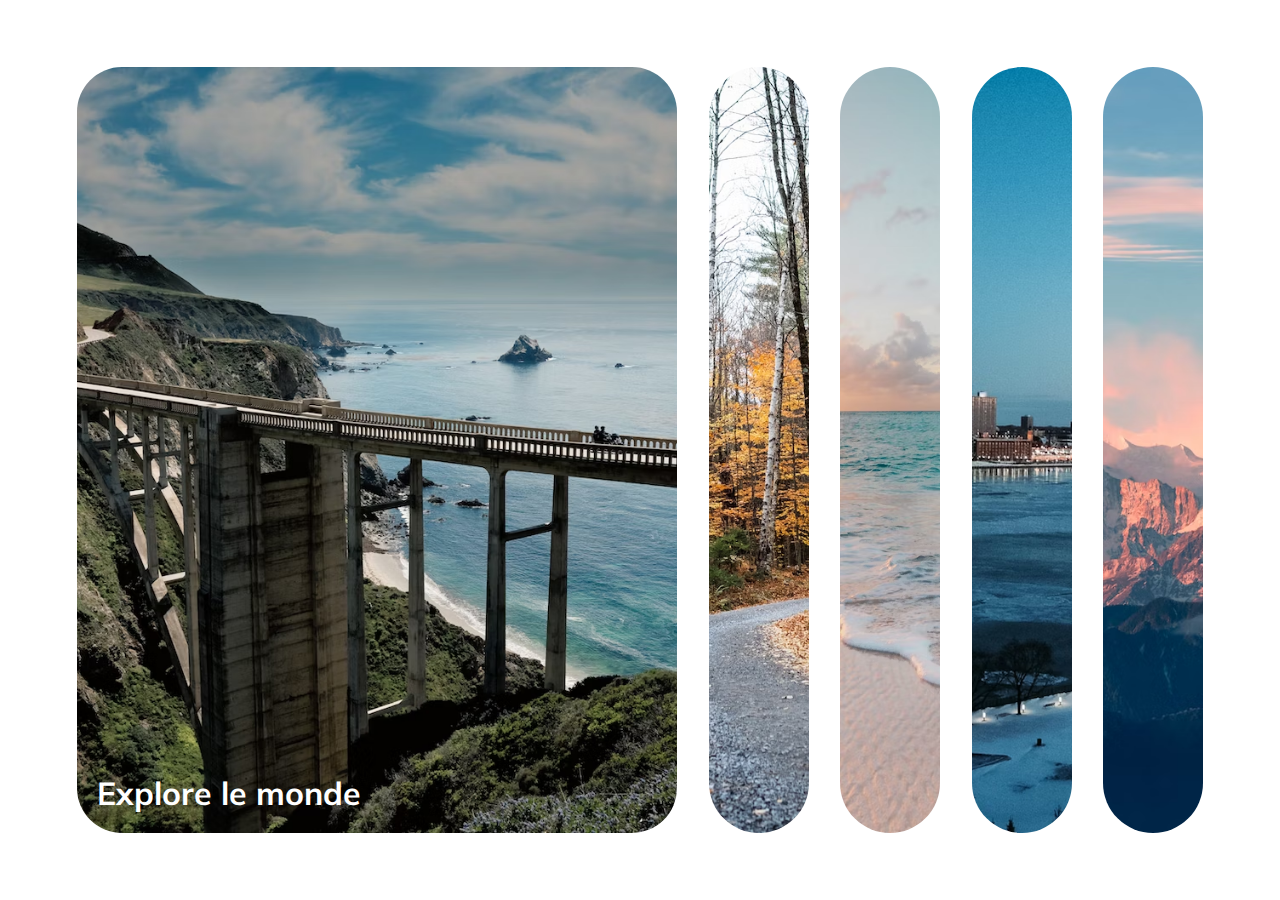
<file: expanding_card/index.html>
<!DOCTYPE html>
<html lang="en">
  <head>
    <meta charset="UTF-8" />
    <meta http-equiv="X-UA-Compatible" content="IE=edge" />
    <meta name="viewport" content="width=device-width, initial-scale=1.0" />
    <title>Expanding Card</title>
    <link rel="stylesheet" href="style.css" />
    <script src="app.js" type="module" defer></script>
  </head>
  <body>
    <div class="container">
      <div class="caroussel">
        <div class="item item1 plan">
          <p class="p">Explore le monde</p>
        </div>
        <div class="item item2 reduit">
          <p class="p" hidden>Foret sauvage</p>
        </div>
        <div class="item item3 reduit">
          <p class="p" hidden>Plage ensoleillée</p>
        </div>
        <div class="item item4 reduit">
          <p class="p" hidden>Ville en hiver</p>
        </div>
        <div class="item item5 reduit">
          <p class="p" hidden>Montagnes nuages</p>
        </div>
      </div>
    </div>
  </body>
</html>
</file>
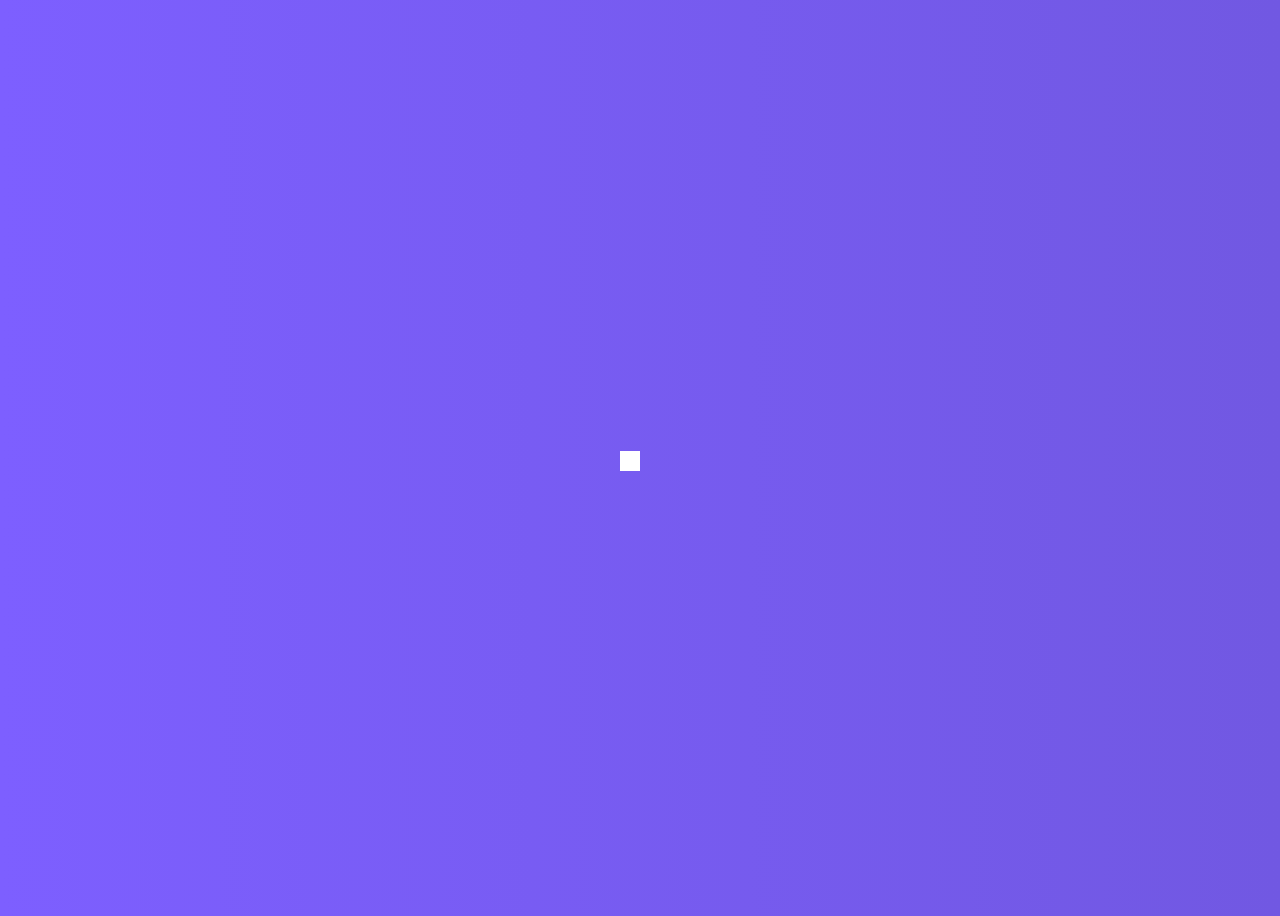
<file: hidden search/index.html>
<!DOCTYPE html>
<html lang="en">
  <head>
    <meta charset="UTF-8" />
    <meta http-equiv="X-UA-Compatible" content="IE=edge" />
    <meta name="viewport" content="width=device-width, initial-scale=1.0" />
    <title>Hidden Search</title>
    <link rel="stylesheet" href="style.css" />
    <link
      rel="stylesheet"
      href="https://cdnjs.cloudflare.com/ajax/libs/font-awesome/6.4.2/css/all.min.css"
      integrity="sha512-z3gLpd7yknf1YoNbCzqRKc4qyor8gaKU1qmn+CShxbuBusANI9QpRohGBreCFkKxLhei6S9CQXFEbbKuqLg0DA=="
      crossorigin="anonymous"
      referrerpolicy="no-referrer"
    />
    <script src="app.js" type="module" defer></script>
  </head>
  <body>
    <div class="container">
      <input type="text" class="champ" placeholder="Search..." hidden />
      <button class="bouton">
        <i class="fa-solid fa-magnifying-glass"></i>
      </button>
    </div>
  </body>
</html>
</file>
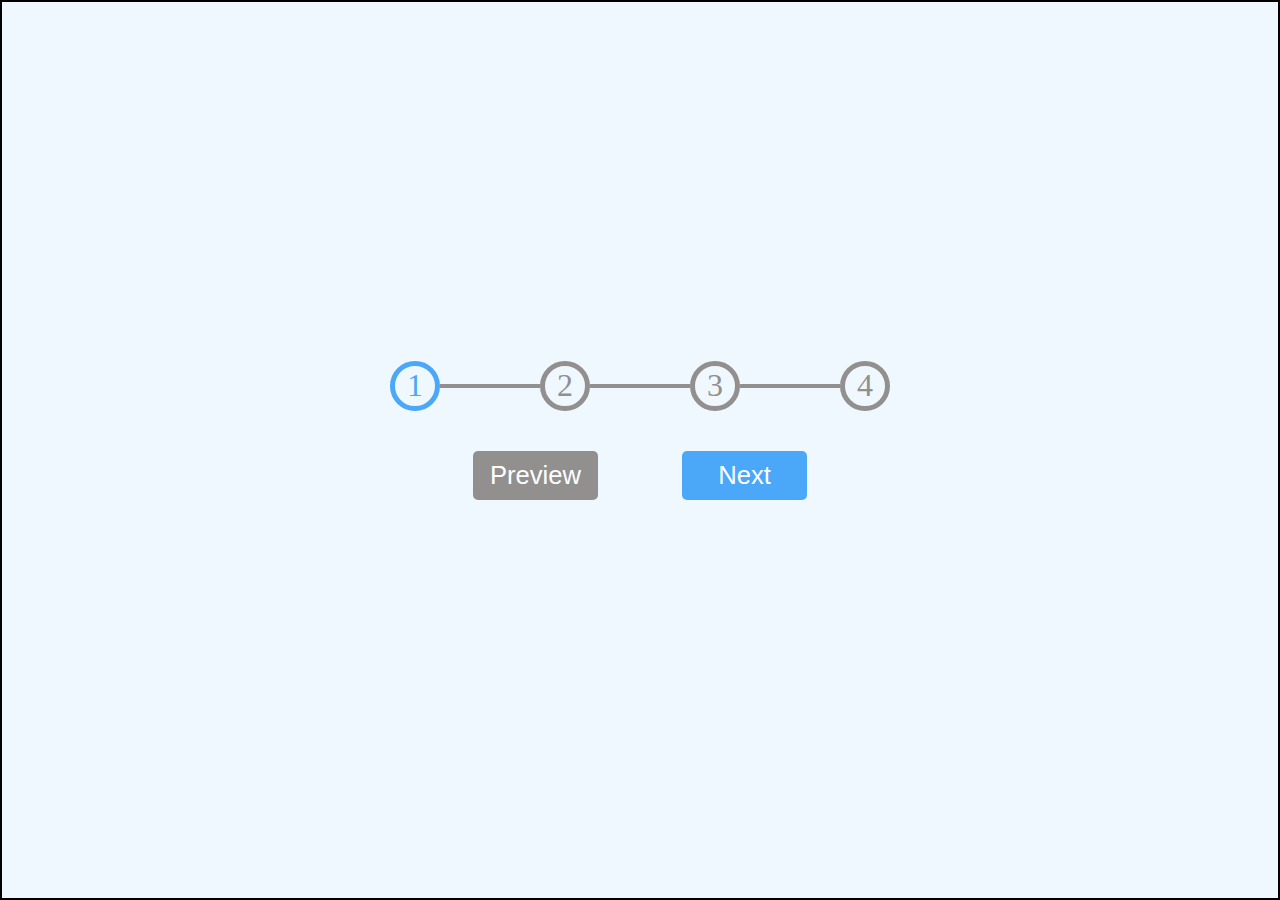
<file: progress_steps/index.html>
<!DOCTYPE html>
<html lang="en">
  <head>
    <meta charset="UTF-8" />
    <meta http-equiv="X-UA-Compatible" content="IE=edge" />
    <meta name="viewport" content="width=device-width, initial-scale=1.0" />
    <title>Document</title>
    <link rel="stylesheet" href="style.css" />
    <script src="app.js" type="module" defer></script>
  </head>
  <body>
    <div class="container">
      <div class="barre">
        <div class="rond rondStart"><p>1</p></div>
        <div class="trait traitEnd"></div>
        <div class="rond rondEnd"><p>2</p></div>
        <div class="trait traitEnd"></div>
        <div class="rond rondEnd"><p>3</p></div>
        <div class="trait traitEnd"></div>
        <div class="rond rondEnd"><p>4</p></div>
      </div>
      <div class="button">
        <button class="preview colorEnd">Preview</button>
        <button class="next colorStart">Next</button>
      </div>
    </div>
  </body>
</html>
</file>
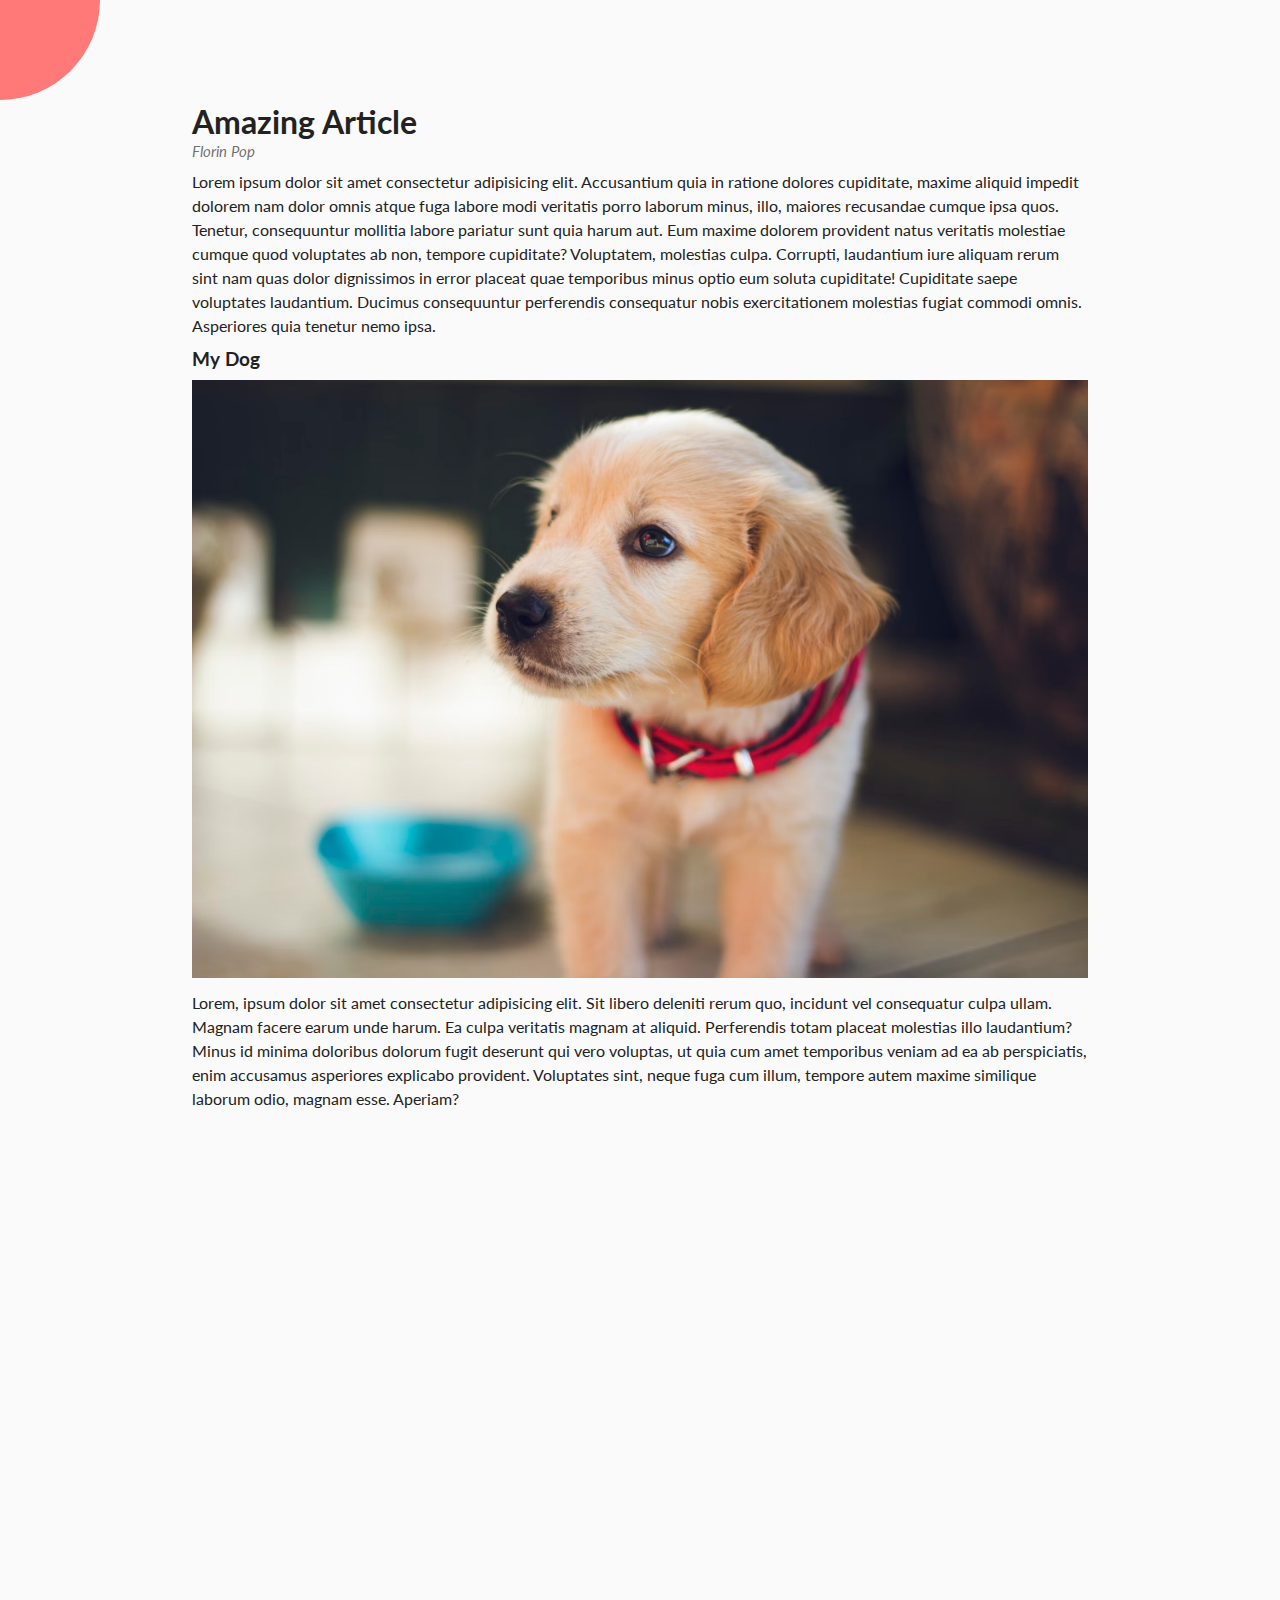
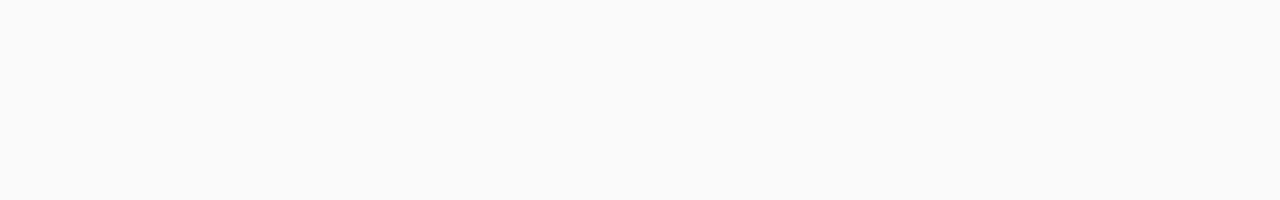
<file: rotating_navigation/index.html>
<!DOCTYPE html>
<html lang="en">
  <head>
    <meta charset="UTF-8" />
    <meta http-equiv="X-UA-Compatible" content="IE=edge" />
    <meta name="viewport" content="width=device-width, initial-scale=1.0" />
    <title>Rotating navigation</title>
    <link rel="stylesheet" href="style.css" />
    <link
      rel="stylesheet"
      href="https://cdnjs.cloudflare.com/ajax/libs/font-awesome/6.4.2/css/all.min.css"
      integrity="sha512-z3gLpd7yknf1YoNbCzqRKc4qyor8gaKU1qmn+CShxbuBusANI9QpRohGBreCFkKxLhei6S9CQXFEbbKuqLg0DA=="
      crossorigin="anonymous"
      referrerpolicy="no-referrer"
    />
    <script src="app.js" type="module" defer></script>
  </head>
  <body>
    <div class="circle">
      <i class="fa-solid fa-xmark exit"></i>
      <i class="fa-solid fa-bars menu"></i>
    </div>
    <div class="menus">
      <div class="home">
        <i class="fa-solid fa-house-chimney"></i><span>HOME</span>
      </div>
      <div class="about">
        <i class="fa-solid fa-user"></i><span>ABOUT</span>
      </div>
      <div class="contact">
        <i class="fa-solid fa-envelope"></i><span>CONTACT</span>
      </div>
    </div>
    <div class="container">
      <div class="main">
        <h1>Amazing Article</h1>
        <em>Florin Pop</em>
        <p>
          Lorem ipsum dolor sit amet consectetur adipisicing elit. Accusantium
          quia in ratione dolores cupiditate, maxime aliquid impedit dolorem nam
          dolor omnis atque fuga labore modi veritatis porro laborum minus,
          illo, maiores recusandae cumque ipsa quos. Tenetur, consequuntur
          mollitia labore pariatur sunt quia harum aut. Eum maxime dolorem
          provident natus veritatis molestiae cumque quod voluptates ab non,
          tempore cupiditate? Voluptatem, molestias culpa. Corrupti, laudantium
          iure aliquam rerum sint nam quas dolor dignissimos in error placeat
          quae temporibus minus optio eum soluta cupiditate! Cupiditate saepe
          voluptates laudantium. Ducimus consequuntur perferendis consequatur
          nobis exercitationem molestias fugiat commodi omnis. Asperiores quia
          tenetur nemo ipsa.
        </p>
        <h3>My Dog</h3>
        <img src="./img/chien.avif" alt="mon chien" />
        <p>
          Lorem, ipsum dolor sit amet consectetur adipisicing elit. Sit libero
          deleniti rerum quo, incidunt vel consequatur culpa ullam. Magnam
          facere earum unde harum. Ea culpa veritatis magnam at aliquid.
          Perferendis totam placeat molestias illo laudantium? Minus id minima
          doloribus dolorum fugit deserunt qui vero voluptas, ut quia cum amet
          temporibus veniam ad ea ab perspiciatis, enim accusamus asperiores
          explicabo provident. Voluptates sint, neque fuga cum illum, tempore
          autem maxime similique laborum odio, magnam esse. Aperiam?
        </p>
      </div>
    </div>
  </body>
</html>
</file>
<file: expanding_card/style.css>
@import url('https://fonts.googleapis.com/css?family=Muli&display=swap');
* {
  padding: 0;
  margin: 0;
  box-sizing: border-box;
}

.container {
  height: 100vh;
  padding: 67px 77px;
}
.container .caroussel {
  height: 100%;
  padding: 0;
  position: relative;
  display: flex;
  justify-content: space-between;
}
p {
  position: absolute;
  bottom: 20px;
  left: 20px;
  font-weight: bold;
  color: white;
  font-size: 2rem;
  font-family: 'Muli', sans-serif;
}
.item {
  cursor: pointer;
  height: 100%;
  width: 100px;
  border-radius: 50px;

  transition: flex 0.7s ease-in;

}
.plan {
  height: 100%;
  width: 600px;
  border-radius: 45px;
  transition: 0.5s;
}

.item1 {
  position: relative;
  background: url("./img/explore_le_monde.avif") no-repeat center/cover;
}
.item2 {
  position: relative;
  background: url("./img/foret_sauvage.avif") no-repeat center/cover;
}
.item3 {
  position: relative;
  background: url("./img/plage_ensoleillee.avif") no-repeat center/cover;
}
.item4 {
  position: relative;
  background: url("./img/ville_en_hiver.avif") no-repeat center/cover;
}
.item5 {
  position: relative;
  background: url("./img/montagnes_nuages.avif") no-repeat center/cover;
}
</file>
<file: hidden search/style.css>
@import url('https://fonts.googleapis.com/css2?family=Roboto:wght@400;700&display=swap');
body{
    background-image: linear-gradient(90deg, #7d5fff, #7158e2);
    font-family: 'Roboto', sans-serif;
    display: flex;
    justify-content: center;
    align-items: center;
    height: 100vh;
}

.champ,.bouton{
    padding: 10px;
    font-size: 1.3rem;
    margin: 0;
    border: none;
    outline: none;
    background-color: white;
    color: rgb(121, 122, 124);
}
.champ{
    width: 200px;
    color: rgb(121, 122, 124);
}
.bouton{
    transform: translateX(-10px);
    color: black;
    cursor: pointer;
}
</file>
<file: progress_steps/style.css>
*{
    margin: 0;
    padding: 0;
    box-sizing: border-box;
}

body{
    height: 100vh;
    background-color: aliceblue;
}

.container{
    height: 100%;
    display: flex;
    justify-content: center;
    align-items: center;
    flex-direction: column;
    border: 2px solid black;
}

.barre{
    display: flex;
    align-items: center;
    justify-content: center;
}

.rond{
    width: 50px;
    height: 50px;
    border-radius: 50%;
    display: flex;
    justify-content: center;
    align-items: center;
}

.trait{
    width: 100px;
    
}

button{
    font-size: 1.6rem ;
    padding: 10px;
    margin: 40px;
    color: white;
    border: none;
    overflow: hidden;
    border-radius: 5px;
    cursor: pointer;
    width: 125px;

}
.rondStart{
    border: 5px solid rgb(75, 167, 248);
    color: rgb(75, 167, 248);
    font-size: 2rem;
}
.rondEnd{
    border: 5px solid rgb(146, 143, 143);
    color: rgb(146, 143, 143);
    font-size: 2rem;

}
.traitStart{
    border: 2.5px solid rgb(75, 167, 248);
}
.traitEnd{
    border: 2.5px solid  rgb(146, 143, 143);
}
.colorEnd{
    background-color: rgb(146, 143, 143);
}
.colorStart{
    background-color: rgb(75, 167, 248);
}

button:hover{
    transform: scale(1.1,1.1);
}
</file>
<file: rotating_navigation/style.css>
@import url("https://fonts.googleapis.com/css?family=Lato&display=swap");

/* 
    circle : background-color: #ff7979;
*/
* {
  margin: 0;
  padding: 0;
  box-sizing: border-box;
}
body {
  position: relative;
  font-family: "Lato", sans-serif;
  background-color: #333;
  color: #222;
  height: 100vh;
}

.container {
  position: relative;
  background-color: #fafafa;
  height: 200vh;
  margin: 0;
  overflow: hidden;
  transform-origin: top left;
  transition: transform 0.5s linear;
}
.circle {
  background-color: #ff7979;
  height: 200px;
  width: 200px;
  display: flex;
  padding: 50px;
  justify-content: space-between;
  align-items: flex-end;
  border-radius: 50%;
  position: fixed;
  z-index: 2;
  top: -100px;
  left: -100px;
}
.circle i {
  color: #fafafa;
  font-size: 2rem;
  cursor: pointer;
}
.menus{
    color: white;
    font-size: 16px;
    display: flex;
    flex-direction: column;
    position: absolute;
    bottom: 70px;
    padding: 30px 30px;
    left : -200px;
    transition: transform .5s linear;
}
.menusAvant{
    transform: translateX(200px);
    transition: transform 1.5s linear;
}


.menus i{
    padding: 20px 0;
    letter-spacing: 20px;
}
.about{
    padding: 0 20px;
}
.contact{
    padding: 0 40px;
}
.main {
  position: absolute;
  width: 70%;
  margin: 8% 15%;
}
em {
  font-size: 15px;
  color: rgba(51, 51, 51, 0.705);
}
p,
h3 {
  margin: 10px 0;
}
p {
  line-height: 1.5em;
}

img {
  width: 100%;
}
.rotatePage {
  
  transform: rotate(-20deg);
  
}
.circleRotate {
  transform: rotate(-90deg);
  transition: transform 0.5s linear;
}
</file>
